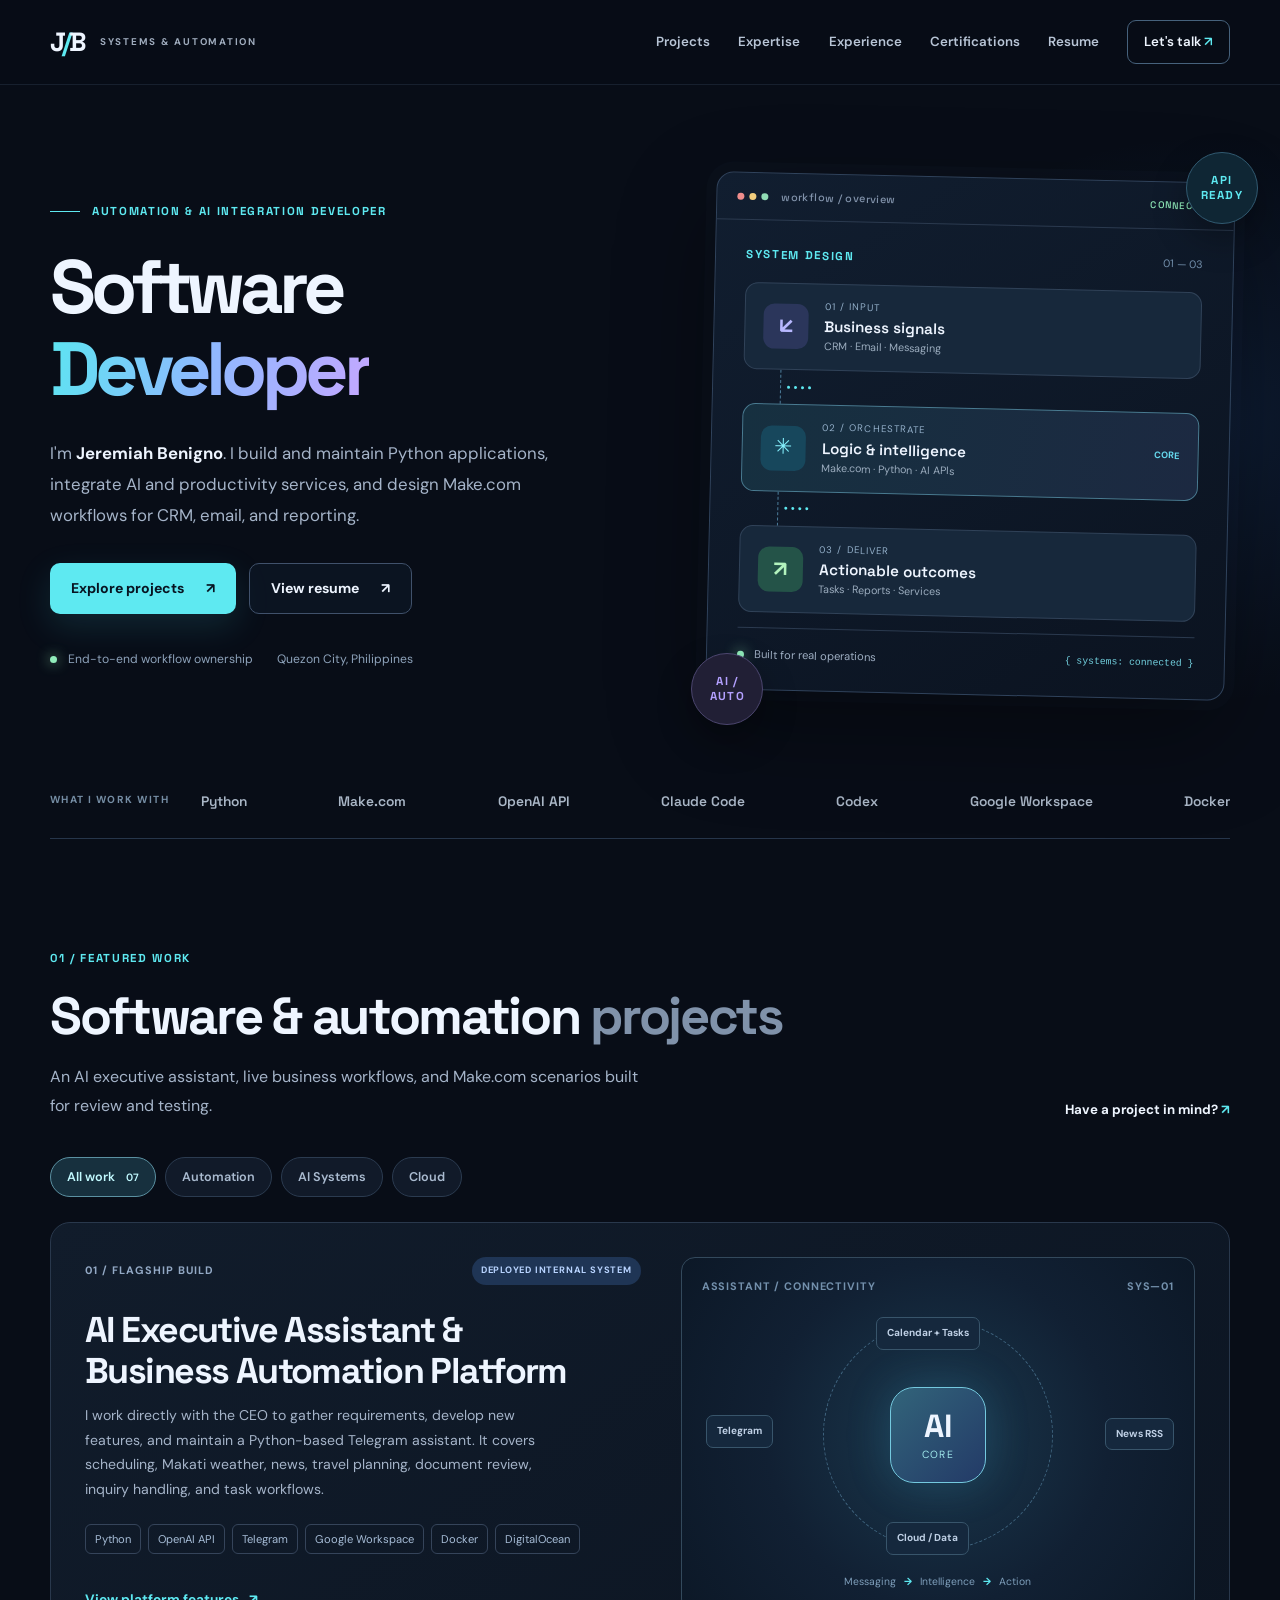
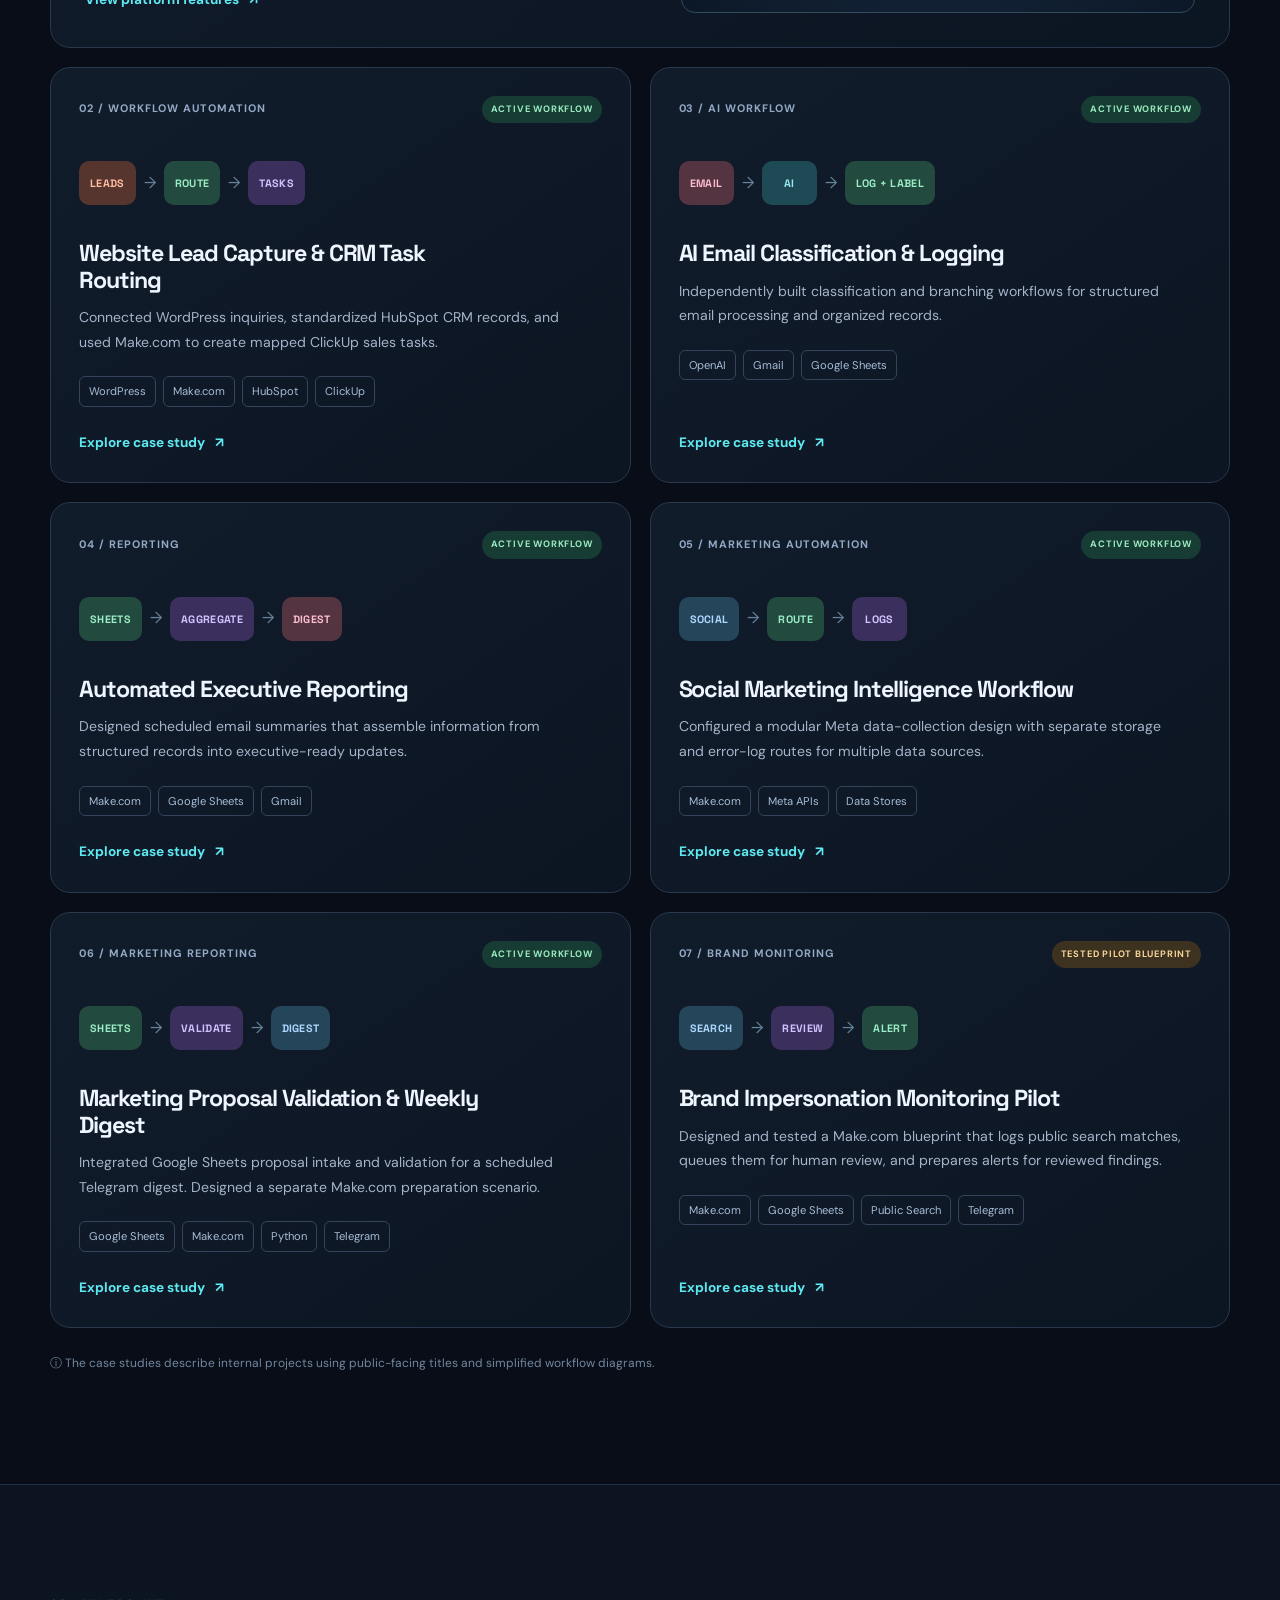
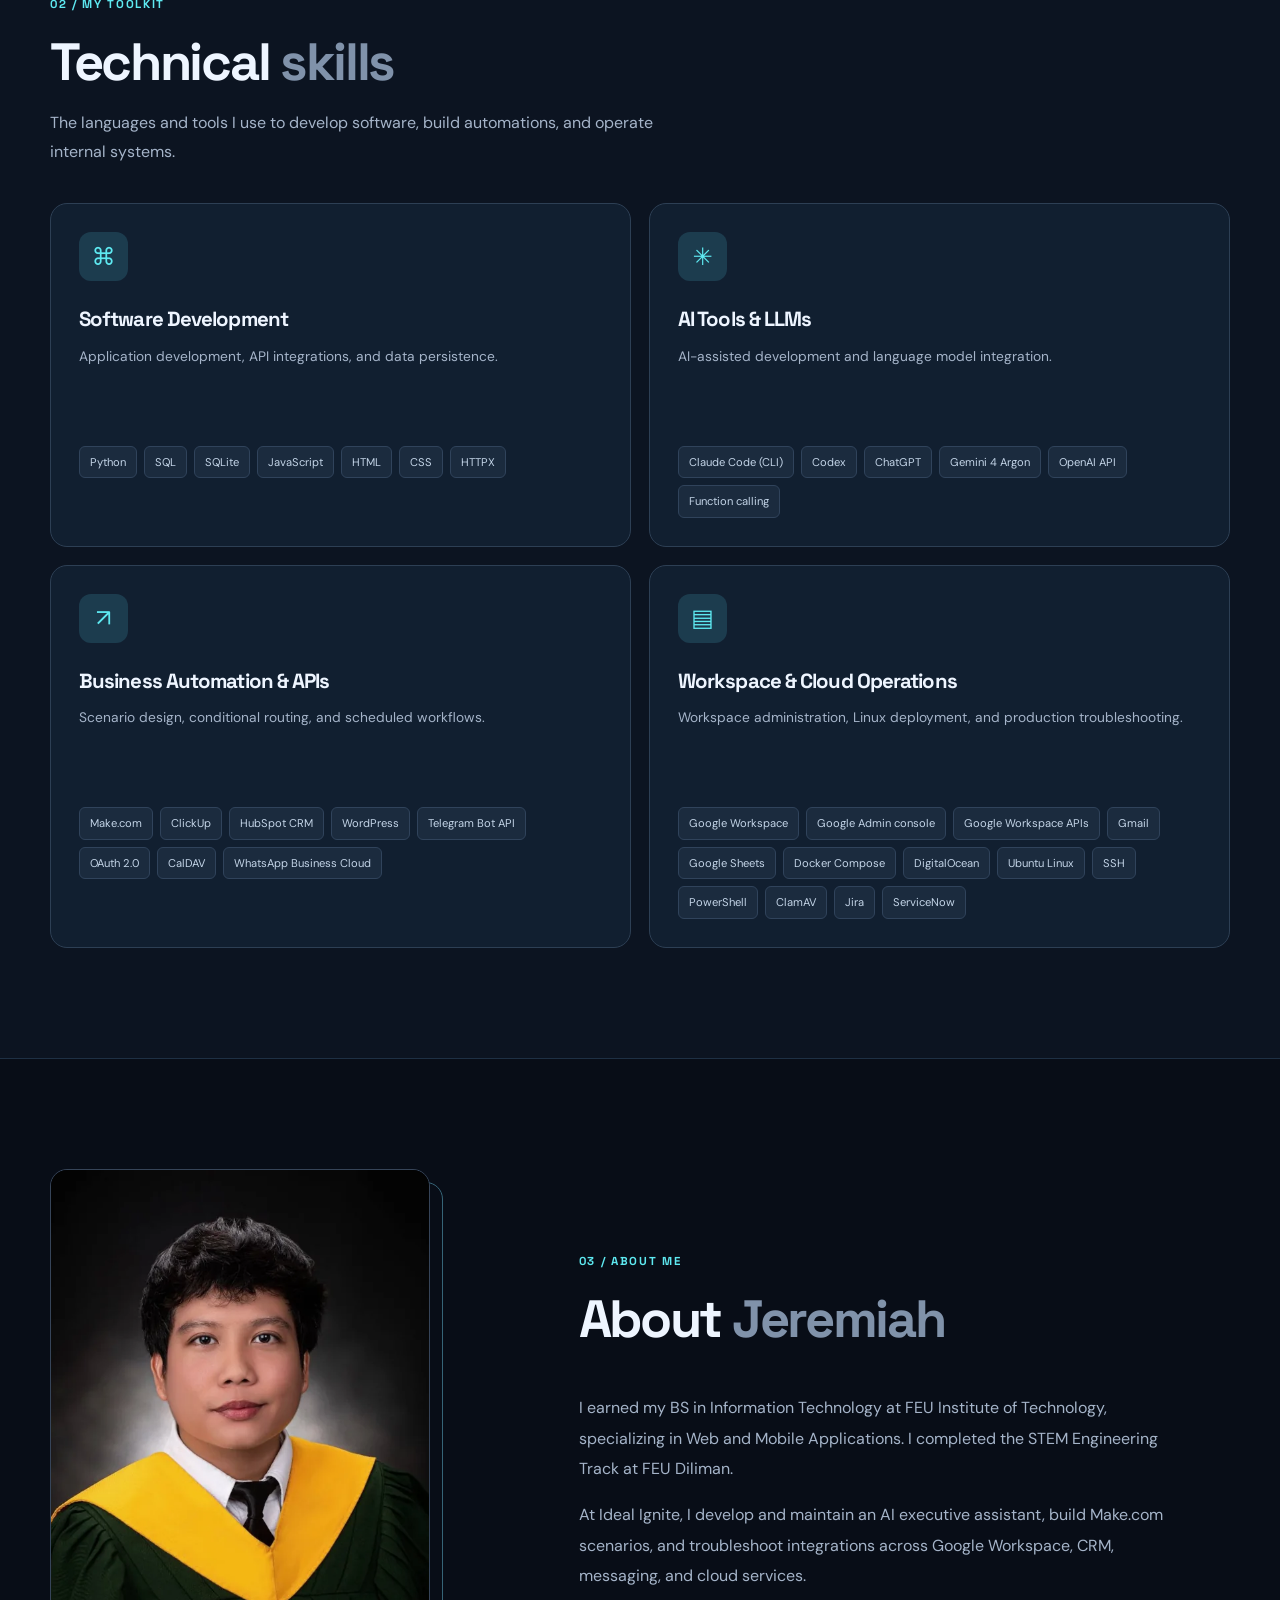
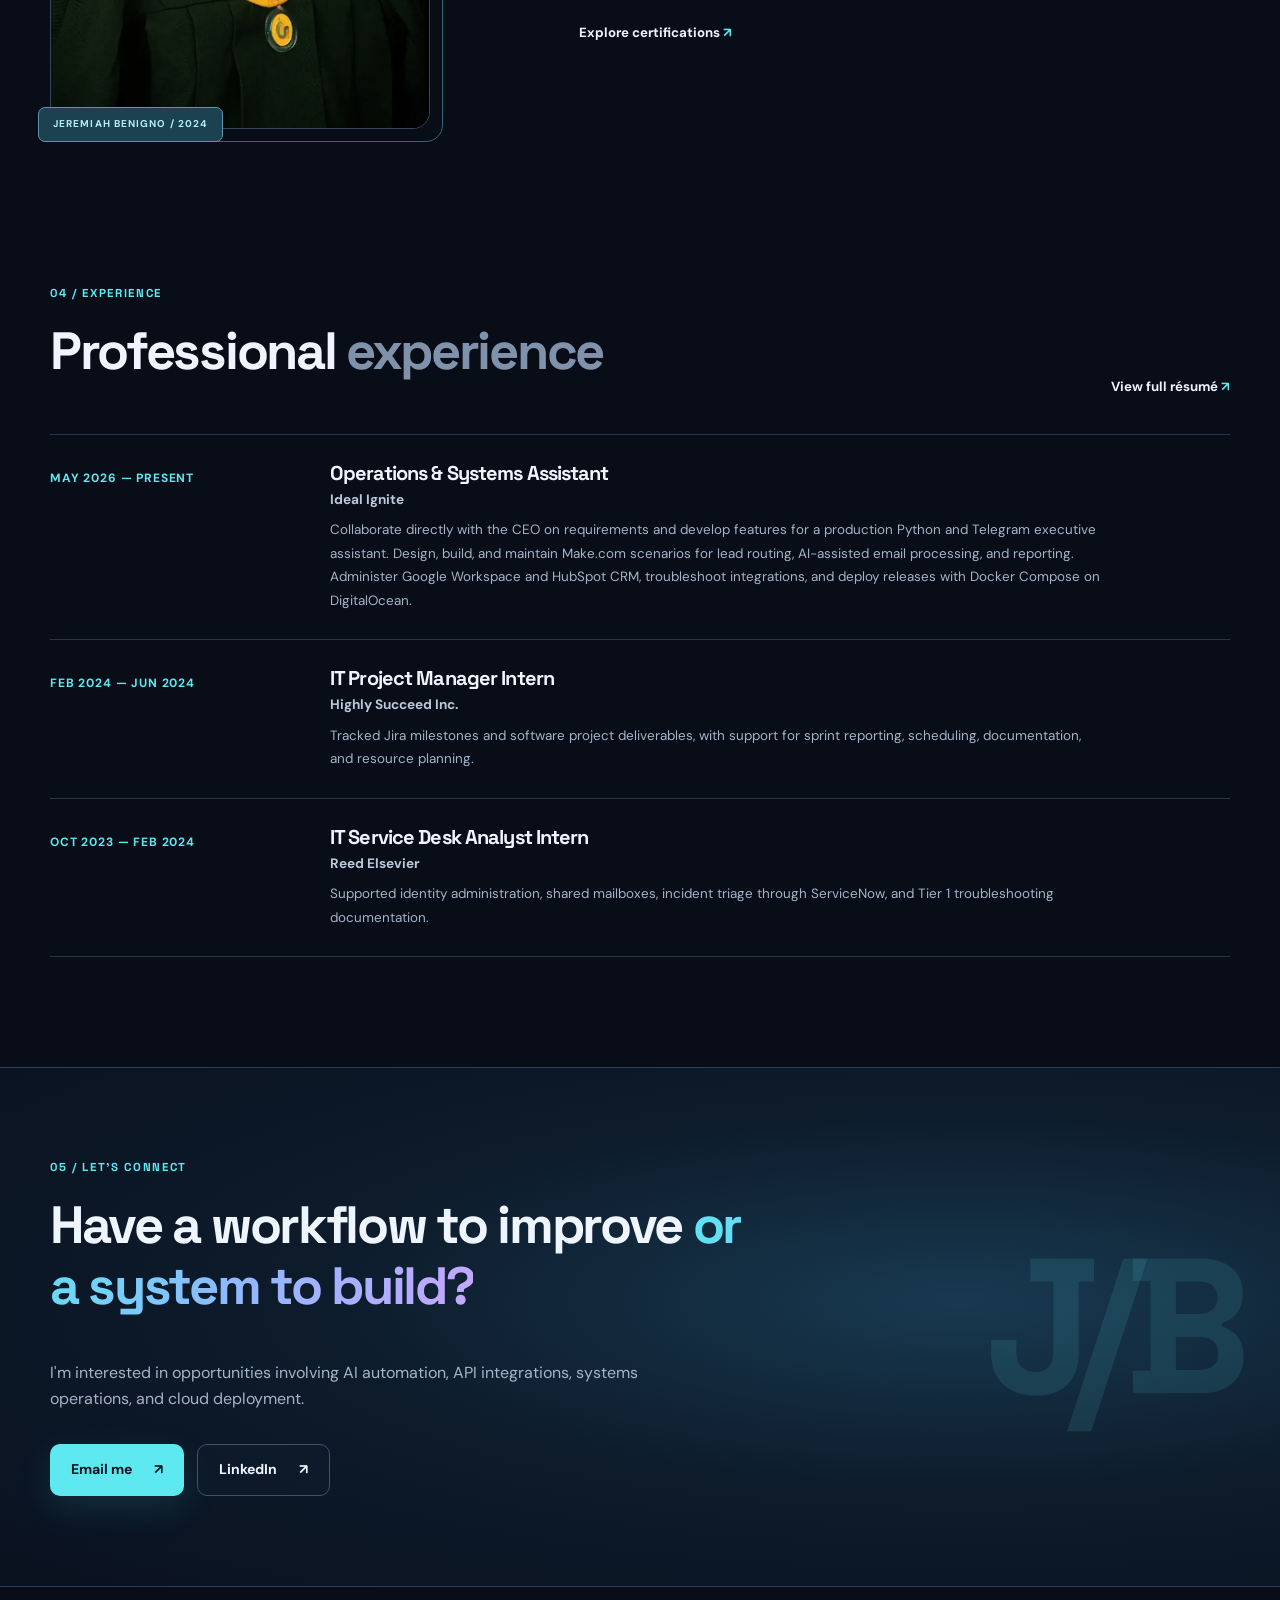
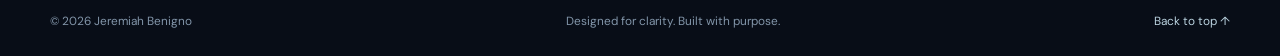
<file: index.html>
<!doctype html>
<html lang="en">
<head>
  <meta charset="utf-8">
  <meta name="viewport" content="width=device-width, initial-scale=1">
  <meta name="theme-color" content="#080d17">
  <meta name="description" content="Jeremiah Benigno is a Software Developer and Automation &amp; AI Integration Developer. Explore his Python and Telegram projects, Make.com workflows, and Google Workspace integrations.">
  <title>Jeremiah Benigno | Software Developer &amp; AI Integration</title>
  <link rel="icon" type="image/svg+xml" href="assets/favicon.svg">
  <link rel="stylesheet" href="styles.css">
  <script src="app.js" defer></script>
</head>
<body>
  <a class="skip-link" href="#main">Skip to content</a>
  <div class="site-shell">
    <header class="site-header" id="top">
      <div class="container nav-inner">
        <a class="wordmark" href="index.html" aria-label="Jeremiah Benigno home"><span class="wordmark-monogram">J<span>/</span>B</span><span class="wordmark-label">SYSTEMS &amp; AUTOMATION</span></a>
        <button class="menu-toggle" type="button" aria-controls="site-nav" aria-expanded="false" aria-label="Toggle navigation"><span></span><span></span><span></span></button>
        <nav class="site-nav" id="site-nav" aria-label="Primary navigation">
          <a href="#work">Projects</a><a href="#expertise">Expertise</a><a href="#experience">Experience</a><a href="certificates.html">Certifications</a><a href="resume.html">Resume</a>
          <a class="nav-contact" href="mailto:benignojeremiah@gmail.com">Let's talk <span aria-hidden="true">↗</span></a>
        </nav>
      </div>
    </header>

    <main id="main">
      <section class="hero container" aria-labelledby="hero-title">
        <div class="hero-glow" aria-hidden="true"></div>
        <div class="hero-copy">
          <p class="eyebrow"><span class="eyebrow-line"></span> AUTOMATION &amp; AI INTEGRATION DEVELOPER</p>
          <h1 id="hero-title">Software <span class="gradient-text">Developer</span></h1>
          <p class="hero-lead">I'm <strong>Jeremiah Benigno</strong>. I build and maintain Python applications, integrate AI and productivity services, and design Make.com workflows for CRM, email, and reporting.</p>
          <div class="hero-actions">
            <a class="button button-primary" href="#work">Explore projects <span aria-hidden="true">↗</span></a>
            <a class="button button-outline" href="resume.html">View resume <span aria-hidden="true">↗</span></a>
          </div>
          <div class="hero-footnotes"><span><span class="tiny-pulse"></span> End-to-end workflow ownership</span><span>Quezon City, Philippines</span></div>
        </div>
        <div class="hero-visual" aria-label="Abstract illustration of an automated workflow, connecting input, processing, and delivery">
          <div class="hero-dashboard">
            <div class="terminal-head"><span class="terminal-dots" aria-hidden="true"><i></i><i></i><i></i></span><span>workflow / overview</span><span class="terminal-state">CONNECTED</span></div>
            <div class="terminal-body">
              <div class="workflow-title"><span class="micro-label">SYSTEM DESIGN</span><span class="workflow-version">01 — 03</span></div>
              <div class="visual-pipeline">
                <div class="pipeline-step"><span class="pipeline-icon input-icon">↙</span><span class="pipeline-copy"><small>01 / INPUT</small><strong>Business signals</strong><em>CRM · Email · Messaging</em></span></div>
                <div class="pipeline-rail"><span></span><span></span><span></span><span></span></div>
                <div class="pipeline-step highlighted"><span class="pipeline-icon core-icon">✳</span><span class="pipeline-copy"><small>02 / ORCHESTRATE</small><strong>Logic &amp; intelligence</strong><em>Make.com · Python · AI APIs</em></span><span class="step-tag">CORE</span></div>
                <div class="pipeline-rail"><span></span><span></span><span></span><span></span></div>
                <div class="pipeline-step"><span class="pipeline-icon output-icon">↗</span><span class="pipeline-copy"><small>03 / DELIVER</small><strong>Actionable outcomes</strong><em>Tasks · Reports · Services</em></span></div>
              </div>
              <div class="terminal-footer"><span class="status-dot"></span><span>Built for real operations</span><span class="terminal-prompt">{ systems: connected }</span></div>
            </div>
          </div>
          <div class="orbit-stamp orbit-stamp-top">API<br>READY</div><div class="orbit-stamp orbit-stamp-bottom">AI /<br>AUTO</div>
        </div>
      </section>

      <div class="trust-strip container" aria-label="Technical focus areas">
        <span>WHAT I WORK WITH</span><div class="trust-items"><span>Python</span><span>Make.com</span><span>OpenAI API</span><span>Claude Code</span><span>Codex</span><span>Google Workspace</span><span>Docker</span></div>
      </div>

      <section class="section section-projects container" id="work" aria-labelledby="projects-title">
        <div class="section-heading"><div><p class="section-kicker">01 / FEATURED WORK</p><h2 id="projects-title">Software &amp; automation <span class="muted-heading">projects</span></h2><p class="section-intro">An AI executive assistant, live business workflows, and Make.com scenarios built for review and testing.</p></div><a class="text-link" href="#contact">Have a project in mind? <span aria-hidden="true">↗</span></a></div>
        <div class="project-filters" role="group" aria-label="Filter projects"><button type="button" class="filter-chip is-active" data-filter="all" aria-pressed="true">All work <span>07</span></button><button type="button" class="filter-chip" data-filter="automation" aria-pressed="false">Automation</button><button type="button" class="filter-chip" data-filter="ai" aria-pressed="false">AI Systems</button><button type="button" class="filter-chip" data-filter="cloud" aria-pressed="false">Cloud</button></div>
        <div class="project-grid">
          <article class="project-card project-featured" data-category="ai cloud automation">
            <div class="card-copy"><div class="card-topline"><span class="card-number">01 / FLAGSHIP BUILD</span><span class="status-badge status-blue">DEPLOYED INTERNAL SYSTEM</span></div><h3>AI Executive Assistant &amp; Business Automation Platform</h3><p>I work directly with the CEO to gather requirements, develop new features, and maintain a Python-based Telegram assistant. It covers scheduling, Makati weather, news, travel planning, document review, inquiry handling, and task workflows.</p><div class="tag-row"><span>Python</span><span>OpenAI API</span><span>Telegram</span><span>Google Workspace</span><span>Docker</span><span>DigitalOcean</span></div><a class="case-link" href="project.html?id=executive-assistant">View platform features <span aria-hidden="true">↗</span></a></div>
            <div class="feature-diagram" aria-hidden="true"><div class="diagram-heading"><span>ASSISTANT / CONNECTIVITY</span><span>SYS—01</span></div><div class="diagram-center"><div class="diagram-hub"><span>AI</span><small>CORE</small></div><div class="diagram-satellite ds-left">Telegram</div><div class="diagram-satellite ds-top">Calendar + Tasks</div><div class="diagram-satellite ds-right">News RSS</div><div class="diagram-satellite ds-bottom">Cloud / Data</div><div class="diagram-ring"></div></div><p>Messaging <b>→</b> Intelligence <b>→</b> Action</p></div>
          </article>
          <article class="project-card" data-category="automation"><div class="card-topline"><span class="card-number">02 / WORKFLOW AUTOMATION</span><span class="status-badge status-green">ACTIVE WORKFLOW</span></div><div class="mini-flow" aria-label="Website and CRM lead intake to task management"><span class="flow-node orange">LEADS</span><span class="flow-arrow">→</span><span class="flow-node green">ROUTE</span><span class="flow-arrow">→</span><span class="flow-node purple">TASKS</span></div><h3>Website Lead Capture &amp; CRM Task Routing</h3><p>Connected WordPress inquiries, standardized HubSpot CRM records, and used Make.com to create mapped ClickUp sales tasks.</p><div class="tag-row"><span>WordPress</span><span>Make.com</span><span>HubSpot</span><span>ClickUp</span></div><a class="case-link" href="project.html?id=crm-task-routing">Explore case study <span aria-hidden="true">↗</span></a></article>
          <article class="project-card" data-category="automation ai"><div class="card-topline"><span class="card-number">03 / AI WORKFLOW</span><span class="status-badge status-green">ACTIVE WORKFLOW</span></div><div class="mini-flow"><span class="flow-node coral">EMAIL</span><span class="flow-arrow">→</span><span class="flow-node teal">AI</span><span class="flow-arrow">→</span><span class="flow-node green">LOG + LABEL</span></div><h3>AI Email Classification &amp; Logging</h3><p>Independently built classification and branching workflows for structured email processing and organized records.</p><div class="tag-row"><span>OpenAI</span><span>Gmail</span><span>Google Sheets</span></div><a class="case-link" href="project.html?id=email-intelligence">Explore case study <span aria-hidden="true">↗</span></a></article>
          <article class="project-card" data-category="automation"><div class="card-topline"><span class="card-number">04 / REPORTING</span><span class="status-badge status-green">ACTIVE WORKFLOW</span></div><div class="mini-flow"><span class="flow-node green">SHEETS</span><span class="flow-arrow">→</span><span class="flow-node purple">AGGREGATE</span><span class="flow-arrow">→</span><span class="flow-node coral">DIGEST</span></div><h3>Automated Executive Reporting</h3><p>Designed scheduled email summaries that assemble information from structured records into executive-ready updates.</p><div class="tag-row"><span>Make.com</span><span>Google Sheets</span><span>Gmail</span></div><a class="case-link" href="project.html?id=executive-reporting">Explore case study <span aria-hidden="true">↗</span></a></article>
          <article class="project-card" data-category="automation ai"><div class="card-topline"><span class="card-number">05 / MARKETING AUTOMATION</span><span class="status-badge status-green">ACTIVE WORKFLOW</span></div><div class="mini-flow"><span class="flow-node sky">SOCIAL</span><span class="flow-arrow">→</span><span class="flow-node green">ROUTE</span><span class="flow-arrow">→</span><span class="flow-node purple">LOGS</span></div><h3>Social Marketing Intelligence Workflow</h3><p>Configured a modular Meta data-collection design with separate storage and error-log routes for multiple data sources.</p><div class="tag-row"><span>Make.com</span><span>Meta APIs</span><span>Data Stores</span></div><a class="case-link" href="project.html?id=marketing-intelligence">Explore case study <span aria-hidden="true">↗</span></a></article>
          <article class="project-card" data-category="automation"><div class="card-topline"><span class="card-number">06 / MARKETING REPORTING</span><span class="status-badge status-green">ACTIVE WORKFLOW</span></div><div class="mini-flow"><span class="flow-node green">SHEETS</span><span class="flow-arrow">→</span><span class="flow-node purple">VALIDATE</span><span class="flow-arrow">→</span><span class="flow-node sky">DIGEST</span></div><h3>Marketing Proposal Validation &amp; Weekly Digest</h3><p>Integrated Google Sheets proposal intake and validation for a scheduled Telegram digest. Designed a separate Make.com preparation scenario.</p><div class="tag-row"><span>Google Sheets</span><span>Make.com</span><span>Python</span><span>Telegram</span></div><a class="case-link" href="project.html?id=marketing-digest">Explore case study <span aria-hidden="true">↗</span></a></article>
          <article class="project-card" data-category="automation"><div class="card-topline"><span class="card-number">07 / BRAND MONITORING</span><span class="status-badge status-amber">TESTED PILOT BLUEPRINT</span></div><div class="mini-flow"><span class="flow-node sky">SEARCH</span><span class="flow-arrow">→</span><span class="flow-node purple">REVIEW</span><span class="flow-arrow">→</span><span class="flow-node green">ALERT</span></div><h3>Brand Impersonation Monitoring Pilot</h3><p>Designed and tested a Make.com blueprint that logs public search matches, queues them for human review, and prepares alerts for reviewed findings.</p><div class="tag-row"><span>Make.com</span><span>Google Sheets</span><span>Public Search</span><span>Telegram</span></div><a class="case-link" href="project.html?id=brand-monitoring">Explore case study <span aria-hidden="true">↗</span></a></article>
        </div>
        <p class="section-note"><span aria-hidden="true">ⓘ</span> The case studies describe internal projects using public-facing titles and simplified workflow diagrams.</p>
      </section>

      <section class="section expertise-section" id="expertise" aria-labelledby="expertise-title">
        <div class="container">
          <div class="section-heading"><div><p class="section-kicker">02 / MY TOOLKIT</p><h2 id="expertise-title">Technical <span class="muted-heading">skills</span></h2><p class="section-intro">The languages and tools I use to develop software, build automations, and operate internal systems.</p></div></div>
          <div class="expertise-grid">
            <div class="expertise-card"><span class="expertise-icon" aria-hidden="true">⌘</span><h3>Software Development</h3><p>Application development, API integrations, and data persistence.</p><div class="skill-cloud"><span>Python</span><span>SQL</span><span>SQLite</span><span>JavaScript</span><span>HTML</span><span>CSS</span><span>HTTPX</span></div></div>
            <div class="expertise-card"><span class="expertise-icon" aria-hidden="true">✳</span><h3>AI Tools &amp; LLMs</h3><p>AI-assisted development and language model integration.</p><div class="skill-cloud"><span>Claude Code (CLI)</span><span>Codex</span><span>ChatGPT</span><span>Gemini 4 Argon</span><span>OpenAI API</span><span>Function calling</span></div></div>
            <div class="expertise-card"><span class="expertise-icon" aria-hidden="true">↗</span><h3>Business Automation &amp; APIs</h3><p>Scenario design, conditional routing, and scheduled workflows.</p><div class="skill-cloud"><span>Make.com</span><span>ClickUp</span><span>HubSpot CRM</span><span>WordPress</span><span>Telegram Bot API</span><span>OAuth 2.0</span><span>CalDAV</span><span>WhatsApp Business Cloud</span></div></div>
            <div class="expertise-card"><span class="expertise-icon" aria-hidden="true">▤</span><h3>Workspace &amp; Cloud Operations</h3><p>Workspace administration, Linux deployment, and production troubleshooting.</p><div class="skill-cloud"><span>Google Workspace</span><span>Google Admin console</span><span>Google Workspace APIs</span><span>Gmail</span><span>Google Sheets</span><span>Docker Compose</span><span>DigitalOcean</span><span>Ubuntu Linux</span><span>SSH</span><span>PowerShell</span><span>ClamAV</span><span>Jira</span><span>ServiceNow</span></div></div>
          </div>
        </div>
      </section>

      <section class="section about-section container" id="about" aria-labelledby="about-title"><div class="about-photo-wrap"><img src="assets/portrait.webp" alt="Graduation portrait of Jeremiah Benigno" width="460" height="560" loading="lazy"><div class="photo-corner-mark" aria-hidden="true">JEREMIAH BENIGNO / 2024</div></div><div class="about-copy"><p class="section-kicker">03 / ABOUT ME</p><h2 id="about-title">About <span class="muted-heading">Jeremiah</span></h2><p>I earned my BS in Information Technology at FEU Institute of Technology, specializing in Web and Mobile Applications. I completed the STEM Engineering Track at FEU Diliman.</p><p>At Ideal Ignite, I develop and maintain an AI executive assistant, build Make.com scenarios, and troubleshoot integrations across Google Workspace, CRM, messaging, and cloud services.</p><a class="text-link" href="certificates.html">Explore certifications <span aria-hidden="true">↗</span></a></div></section>

      <section class="section experience-section container" id="experience" aria-labelledby="experience-title"><div class="section-heading"><div><p class="section-kicker">04 / EXPERIENCE</p><h2 id="experience-title">Professional <span class="muted-heading">experience</span></h2></div><a class="text-link" href="resume.html">View full résumé <span aria-hidden="true">↗</span></a></div><div class="timeline"><article class="timeline-item"><span class="timeline-date">MAY 2026 — PRESENT</span><div><h3>Operations &amp; Systems Assistant</h3><p class="timeline-company">Ideal Ignite</p><p>Collaborate directly with the CEO on requirements and develop features for a production Python and Telegram executive assistant. Design, build, and maintain Make.com scenarios for lead routing, AI-assisted email processing, and reporting. Administer Google Workspace and HubSpot CRM, troubleshoot integrations, and deploy releases with Docker Compose on DigitalOcean.</p></div></article><article class="timeline-item"><span class="timeline-date">FEB 2024 — JUN 2024</span><div><h3>IT Project Manager Intern</h3><p class="timeline-company">Highly Succeed Inc.</p><p>Tracked Jira milestones and software project deliverables, with support for sprint reporting, scheduling, documentation, and resource planning.</p></div></article><article class="timeline-item"><span class="timeline-date">OCT 2023 — FEB 2024</span><div><h3>IT Service Desk Analyst Intern</h3><p class="timeline-company">Reed Elsevier</p><p>Supported identity administration, shared mailboxes, incident triage through ServiceNow, and Tier 1 troubleshooting documentation.</p></div></article></div></section>

      <section class="section contact-section" id="contact"><div class="container contact-inner"><div><p class="section-kicker">05 / LET'S CONNECT</p><h2>Have a workflow to improve <span class="gradient-text">or a system to build?</span></h2><p>I'm interested in opportunities involving AI automation, API integrations, systems operations, and cloud deployment.</p><div class="contact-actions"><a class="button button-primary" href="mailto:benignojeremiah@gmail.com?subject=Let's%20connect%20about%20an%20opportunity">Email me <span aria-hidden="true">↗</span></a><a class="button button-outline" href="https://www.linkedin.com/in/jeremiah-benigno-94359a323/" target="_blank" rel="noopener noreferrer">LinkedIn <span aria-hidden="true">↗</span></a></div></div><span class="contact-mark" aria-hidden="true">J/B</span></div></section>
    </main>
    <footer class="site-footer"><div class="container footer-inner"><span>© <span data-year>2026</span> Jeremiah Benigno</span><span>Designed for clarity. Built with purpose.</span><a href="#top">Back to top ↑</a></div></footer>
  </div>
</body>
</html>
</file>
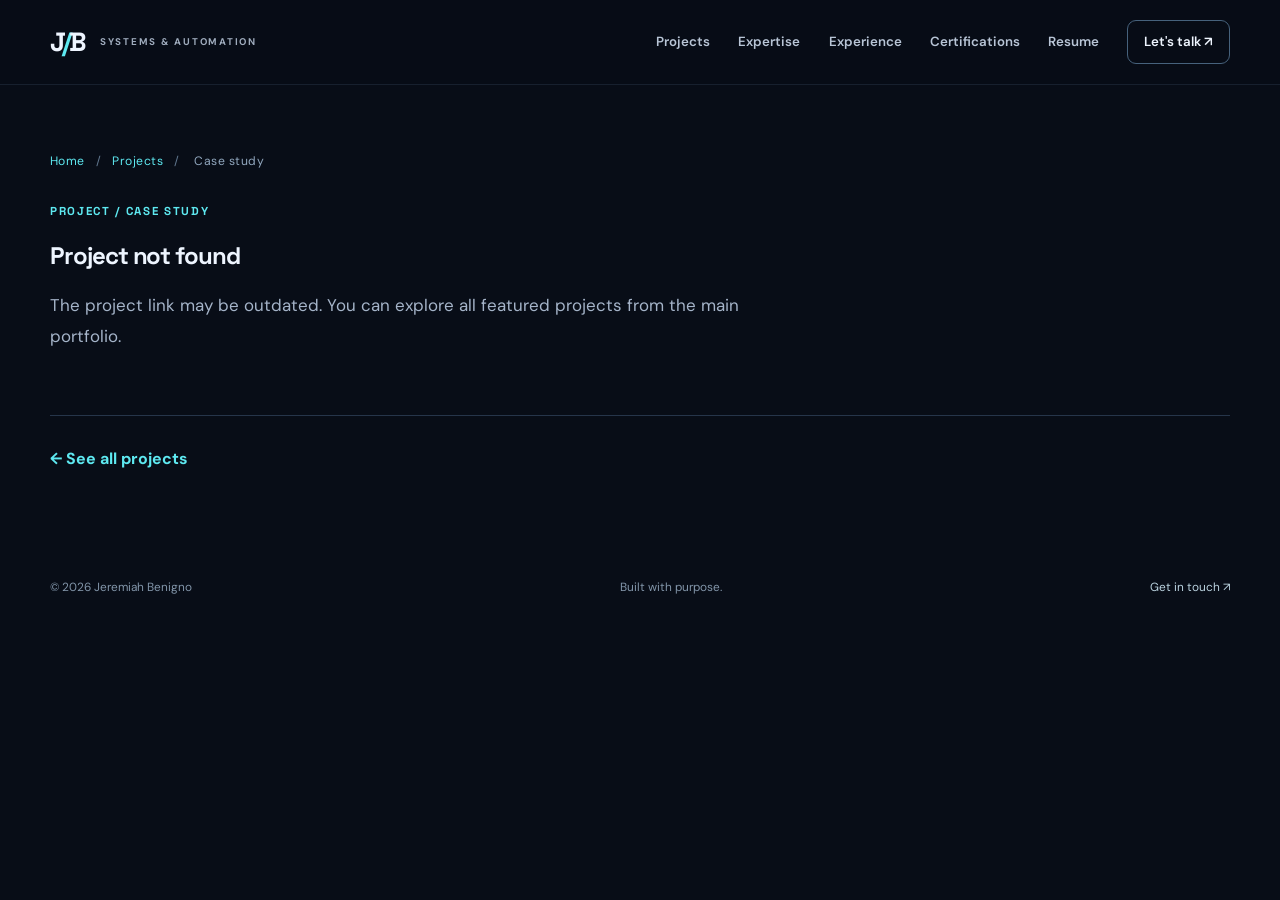
<file: project.html>
<!doctype html><html lang="en"><head><meta charset="utf-8"><meta name="viewport" content="width=device-width, initial-scale=1"><meta name="theme-color" content="#080d17"><meta name="description" content="Detailed technical project case study from the portfolio of Jeremiah Benigno."><title>Project Case Study | Jeremiah Benigno</title><link rel="icon" href="assets/favicon.svg" type="image/svg+xml"><link rel="stylesheet" href="styles.css"><script src="case-studies.js" defer></script><script src="app.js" defer></script></head><body><a class="skip-link" href="#main">Skip to content</a><header class="site-header"><div class="container nav-inner"><a class="wordmark" href="index.html" aria-label="Jeremiah Benigno home"><span class="wordmark-monogram">J<span>/</span>B</span><span class="wordmark-label">SYSTEMS &amp; AUTOMATION</span></a><button class="menu-toggle" type="button" aria-controls="site-nav" aria-expanded="false" aria-label="Toggle navigation"><span></span><span></span><span></span></button><nav class="site-nav" id="site-nav" aria-label="Primary navigation"><a href="index.html#work">Projects</a><a href="index.html#expertise">Expertise</a><a href="index.html#experience">Experience</a><a href="certificates.html">Certifications</a><a href="resume.html">Resume</a><a class="nav-contact" href="mailto:benignojeremiah@gmail.com">Let's talk ↗</a></nav></div></header>
<main class="container" id="main"><section class="detail-head"><nav class="breadcrumb" aria-label="Breadcrumb"><a href="index.html">Home</a><span>/</span><a href="index.html#work">Projects</a><span>/</span> Case study</nav><p class="section-kicker" id="case-eyebrow">PROJECT / CASE STUDY</p><h1 id="case-title">Project case study</h1><p class="detail-subtitle" id="case-summary"></p><div class="tag-row detail-tags" id="case-tags"></div></section><div class="case-layout"><article class="case-main"><h2>The challenge</h2><p id="case-challenge"></p><h2>My role &amp; ownership</h2><p id="case-role"></p><h2>Technical approach</h2><p id="case-approach"></p><div class="case-pipeline" id="case-pipeline" aria-label="Simplified workflow architecture"></div><h2>What I worked on</h2><ul id="case-bullets"></ul><section id="case-features" aria-labelledby="case-features-title" hidden><h2 id="case-features-title">Platform features</h2><div class="case-feature-groups" id="case-feature-groups"></div></section><h2>Outcome and current status</h2><p id="case-outcome"></p><div class="case-callout" id="case-note"></div></article><aside class="case-rail" aria-label="Project overview"><p class="rail-label">PROJECT TYPE</p><p class="rail-value" id="rail-type"></p><p class="rail-label">MY RESPONSIBILITY</p><p class="rail-value" id="rail-role"></p><p class="rail-label">CURRENT STATUS</p><p class="rail-value" id="rail-status"></p><p class="rail-label">TOOLS &amp; TECHNOLOGIES</p><div class="tag-row" id="rail-tags"></div><a class="button button-outline" href="index.html#work">← Back to projects</a></aside></div><div class="case-nav"><a href="index.html#work">← See all projects</a></div></main><footer class="site-footer"><div class="container footer-inner"><span>© <span data-year>2026</span> Jeremiah Benigno</span><span>Built with purpose.</span><a href="index.html#contact">Get in touch ↗</a></div></footer></body></html>
</file>
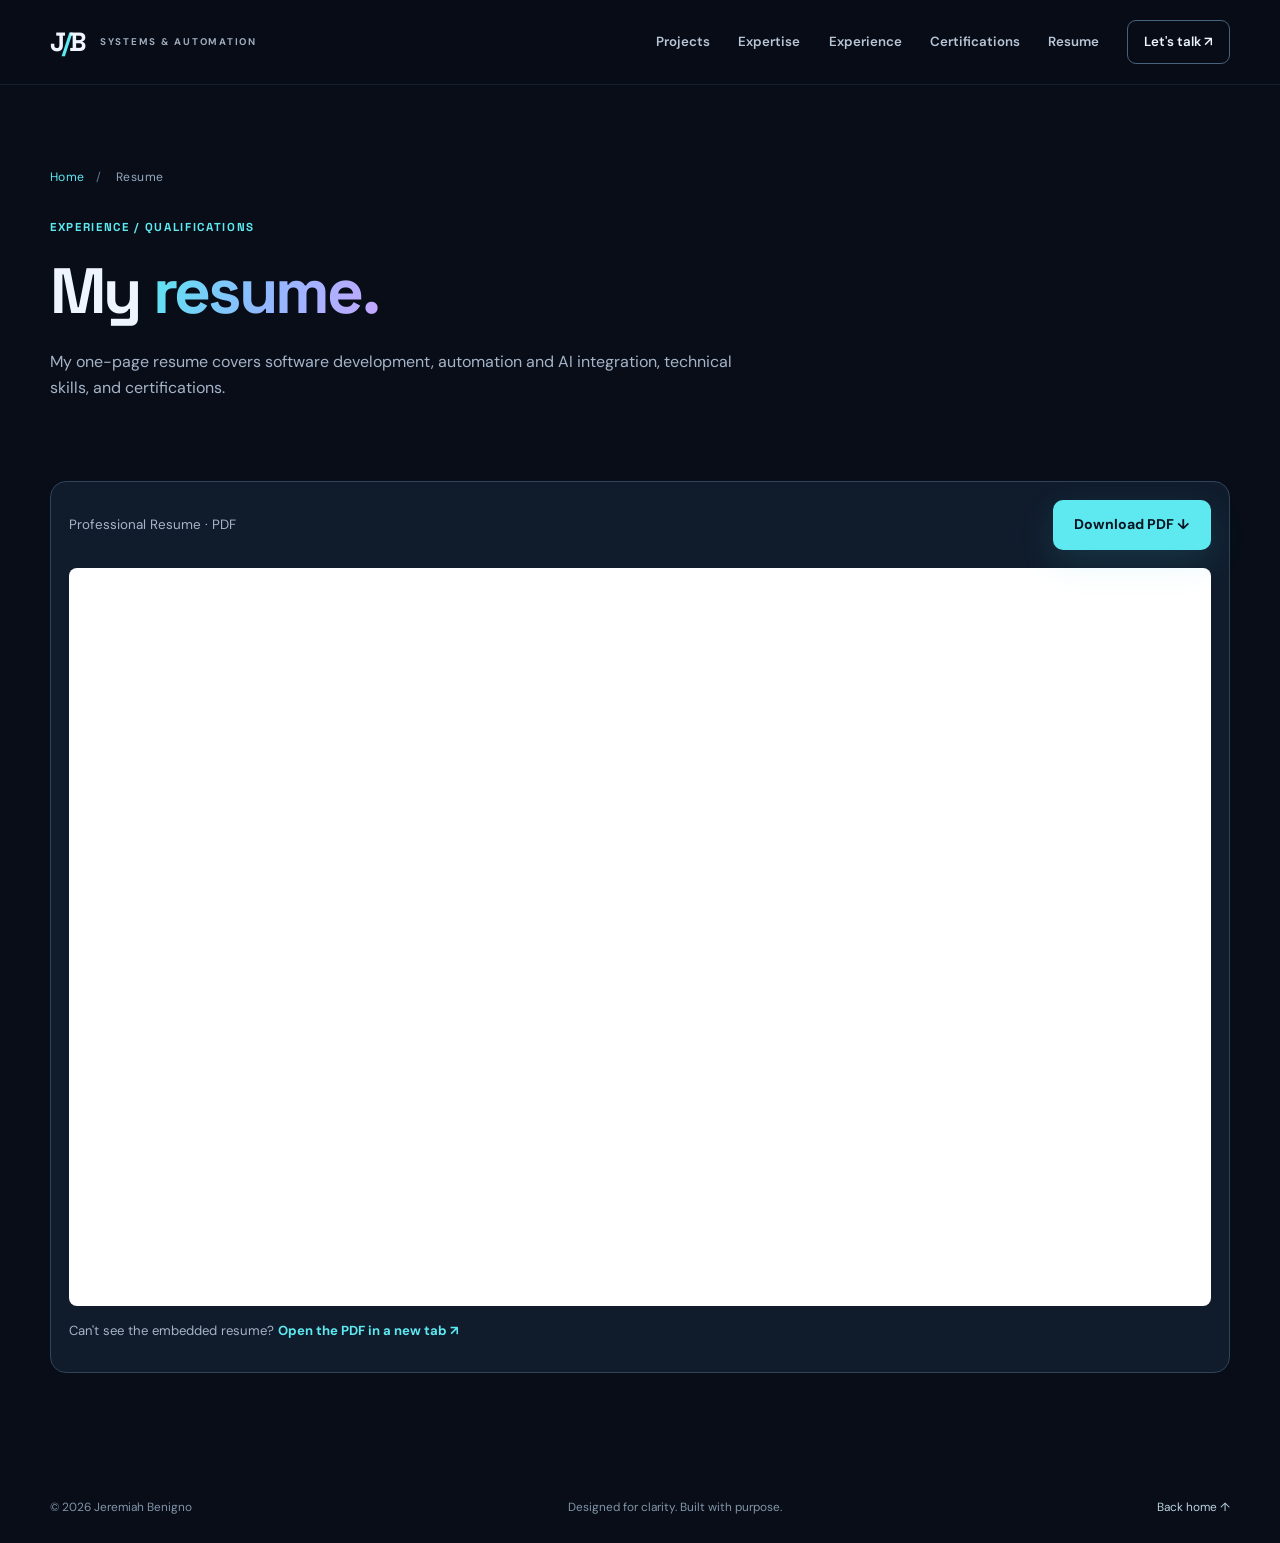
<file: resume.html>
<!doctype html><html lang="en"><head><meta charset="utf-8"><meta name="viewport" content="width=device-width, initial-scale=1"><meta name="theme-color" content="#080d17"><title>Resume | Jeremiah Benigno</title><meta name="description" content="View and download Jeremiah Benigno's professional resume covering AI systems, automation, and cloud deployment."><link rel="icon" type="image/svg+xml" href="assets/favicon.svg"><link rel="stylesheet" href="styles.css"><script src="app.js" defer></script></head><body><a class="skip-link" href="#main">Skip to content</a><header class="site-header"><div class="container nav-inner"><a class="wordmark" href="index.html"><span class="wordmark-monogram">J<span>/</span>B</span><span class="wordmark-label">SYSTEMS &amp; AUTOMATION</span></a><button class="menu-toggle" type="button" aria-controls="site-nav" aria-expanded="false" aria-label="Toggle navigation"><span></span><span></span><span></span></button><nav class="site-nav" id="site-nav" aria-label="Primary navigation"><a href="index.html#work">Projects</a><a href="index.html#expertise">Expertise</a><a href="index.html#experience">Experience</a><a href="certificates.html">Certifications</a><a href="resume.html" aria-current="page">Resume</a><a class="nav-contact" href="mailto:benignojeremiah@gmail.com">Let's talk ↗</a></nav></div></header><main id="main" class="container"><div class="page-hero"><nav class="breadcrumb" aria-label="Breadcrumb"><a href="index.html">Home</a><span>/</span> Resume</nav><p class="section-kicker">EXPERIENCE / QUALIFICATIONS</p><h1>My <span class="gradient-text">resume.</span></h1><p>My one-page resume covers software development, automation and AI integration, technical skills, and certifications.</p></div><div class="resume-panel"><div class="resume-toolbar"><p>Professional Resume · PDF</p><a class="button button-primary" href="assets/Jeremiah_Benigno_Resume.PDF" download="Jeremiah_Benigno_Resume.pdf">Download PDF ↓</a></div><iframe title="Jeremiah Benigno professional resume PDF" src="assets/Jeremiah_Benigno_Resume.PDF#toolbar=0"></iframe><p class="resume-fallback">Can't see the embedded resume? <a class="inline-em" href="assets/Jeremiah_Benigno_Resume.PDF" target="_blank" rel="noopener">Open the PDF in a new tab ↗</a></p></div></main><footer class="site-footer"><div class="container footer-inner"><span>© <span data-year>2026</span> Jeremiah Benigno</span><span>Designed for clarity. Built with purpose.</span><a href="index.html">Back home ↑</a></div></footer></body></html>
</file>
<file: styles.css>
@import url('https://fonts.googleapis.com/css2?family=DM+Sans:wght@400;500;600;700&family=Space+Grotesk:wght@400;500;600;700&display=swap');
:root{color-scheme:dark;--bg:#080d17;--bg2:#0e1523;--panel:#101b2b;--panel2:#142235;--ink:#eef5ff;--muted:#a5b4c9;--faint:#7c8da6;--line:#26354a;--cyan:#5ee9f1;--blue:#769dff;--purple:#b8a0ff;--green:#91edbb;--amber:#f7d08b;--max:1180px;--radius:20px}*{box-sizing:border-box}html{scroll-behavior:smooth;scroll-padding-top:100px}body{margin:0;background:var(--bg);color:var(--ink);font-family:'DM Sans',Inter,system-ui,sans-serif;line-height:1.65;-webkit-font-smoothing:antialiased}a{color:inherit;text-decoration:none}button{font:inherit}a:focus-visible,button:focus-visible,[tabindex]:focus-visible{outline:3px solid var(--cyan);outline-offset:4px}button{cursor:pointer}img{max-width:100%;display:block}h1,h2,h3,h4,p{margin-top:0}h1,h2,h3{font-family:'Space Grotesk','DM Sans',sans-serif;letter-spacing:-.044em;line-height:1.15}h2{font-size:clamp(2rem,4.1vw,3.65rem);max-width:820px}h3{font-size:1.45rem}p{color:var(--muted)}.container{width:min(calc(100% - 48px),var(--max));margin-inline:auto}.skip-link{position:absolute;z-index:99;background:var(--cyan);color:#05121e;padding:12px 20px;top:-70px;left:20px}.skip-link:focus{top:12px}.site-shell{overflow:hidden}.site-header{position:sticky;top:0;z-index:100;background:rgba(8,13,23,.89);backdrop-filter:blur(18px);border-bottom:1px solid rgba(140,175,213,.12)}.nav-inner{height:84px;display:flex;align-items:center;justify-content:space-between;gap:24px}.wordmark{display:inline-flex;align-items:center;gap:15px;white-space:nowrap}.wordmark-monogram{font:700 1.65rem 'Space Grotesk',sans-serif;letter-spacing:-.09em;color:var(--ink)}.wordmark-monogram span{color:var(--cyan)}.wordmark-label{font-size:.61rem;letter-spacing:.18em;color:#9facbd;font-weight:700}.site-nav{display:flex;align-items:center;gap:clamp(14px,2.2vw,29px);font-size:.83rem;font-weight:600;color:#b8c5d6}.site-nav>a:hover,.text-link:hover,.site-footer a:hover{color:var(--cyan)}.site-nav .nav-contact{border:1px solid #46627c;color:var(--ink);border-radius:9px;padding:10px 16px}.nav-contact span{color:var(--cyan)}.menu-toggle{display:none;background:transparent;border:0;padding:10px;flex-direction:column;gap:5px}.menu-toggle span{height:2px;width:25px;background:var(--ink);border-radius:2px}.hero{position:relative;display:grid;grid-template-columns:1.06fr .94fr;gap:clamp(40px,6vw,85px);align-items:center;min-height:660px;padding-block:92px 78px}.hero-glow{position:absolute;pointer-events:none;z-index:-1;right:-360px;top:5%;width:760px;height:600px;background:radial-gradient(ellipse,rgba(40,105,194,.15),transparent 67%)}.eyebrow,.section-kicker,.micro-label{font-family:'Space Grotesk',sans-serif;color:var(--cyan);font-size:.72rem;letter-spacing:.145em;font-weight:700}.eyebrow{display:flex;align-items:center;gap:12px;flex-wrap:wrap;margin-bottom:26px}.eyebrow-line{height:1px;width:30px;background:var(--cyan)}.eyebrow-sep{color:#596b84}.hero h1{font-size:clamp(3rem,5.9vw,5.55rem);line-height:1.075;letter-spacing:-.068em;margin-bottom:28px;max-width:650px}.gradient-text{background:linear-gradient(105deg,#5be6f1 0%,#90b8ff 50%,#c5a7ff 100%);-webkit-background-clip:text;background-clip:text;color:transparent}.hero-lead{font-size:1.05rem;max-width:530px;line-height:1.85}.hero-lead strong{color:var(--ink)}.hero-actions,.contact-actions{display:flex;flex-wrap:wrap;gap:13px;margin-top:32px}.button{display:inline-flex;align-items:center;justify-content:center;gap:22px;border-radius:10px;padding:13px 21px;font-weight:700;font-size:.88rem;min-height:48px;transition:transform .2s,box-shadow .2s,background .2s}.button:hover{transform:translateY(-2px)}.button-primary{background:var(--cyan);color:#071421;box-shadow:0 12px 34px rgba(60,195,215,.15)}.button-primary:hover{background:#92f4f9}.button-outline{border:1px solid #40516b;color:var(--ink);background:rgba(16,28,44,.48)}.button-outline:hover{border-color:var(--cyan)}.hero-footnotes{display:flex;flex-wrap:wrap;gap:24px;margin-top:35px;color:#8da2ba;font-size:.76rem}.tiny-pulse,.status-dot{display:inline-block;width:7px;height:7px;border-radius:100%;background:var(--green);box-shadow:0 0 13px #7ecda0;margin-right:8px}.hero-visual{position:relative;isolation:isolate}.hero-dashboard{border:1px solid #30435c;background:linear-gradient(145deg,#111e30,#0b1320);border-radius:17px;box-shadow:0 35px 95px rgba(0,0,0,.36),0 0 0 10px rgba(70,123,183,.028);transform:rotate(1.3deg);overflow:hidden}.terminal-head{display:flex;align-items:center;gap:13px;border-bottom:1px solid #2b3a4f;padding:16px 20px;color:#8192aa;font:500 .68rem 'Space Grotesk',sans-serif;letter-spacing:.035em}.terminal-dots{display:flex;gap:5px}.terminal-dots i{width:7px;height:7px;background:#536579;border-radius:50%}.terminal-dots i:first-child{background:#ef8d8c}.terminal-dots i:nth-child(2){background:#f1cd7d}.terminal-dots i:nth-child(3){background:#91dcb5}.terminal-state{margin-left:auto;color:var(--green);font-size:.6rem;letter-spacing:.13em}.terminal-body{padding:25px 30px}.workflow-title,.diagram-heading{display:flex;justify-content:space-between;align-items:center}.workflow-version,.diagram-heading{font-size:.68rem;color:#7390ac}.visual-pipeline{padding:18px 0 15px}.pipeline-step{display:flex;gap:16px;align-items:center;background:#17283b;border:1px solid #304258;border-radius:13px;padding:16px 18px;position:relative}.pipeline-step.highlighted{border-color:#497b91;background:linear-gradient(100deg,#163040,#1c2941)}.pipeline-icon{display:grid;place-items:center;width:45px;height:45px;flex:0 0 45px;font-size:1.35rem;font-weight:700;border-radius:11px}.input-icon{background:#2b365b;color:#b8b8ff}.core-icon{background:#17475c;color:#84effc}.output-icon{background:#245348;color:#b3f3bd}.pipeline-copy{display:flex;flex-direction:column;line-height:1.3}.pipeline-copy small{font-size:.6rem;letter-spacing:.11em;color:#93afc9}.pipeline-copy strong{font:600 .95rem 'Space Grotesk',sans-serif;margin-top:4px}.pipeline-copy em{color:#9bacbe;font-size:.67rem;font-style:normal;margin-top:4px}.pipeline-rail{margin-left:37px;height:34px;border-left:1px dashed #4d7e9c;display:flex;align-items:center;gap:4px;padding-left:6px}.pipeline-rail span{width:3px;height:3px;border-radius:50%;background:var(--cyan)}.step-tag{font-size:.58rem;color:#66d9ee;margin-left:auto;font-weight:700}.terminal-footer{border-top:1px solid #2b3a4f;padding-top:17px;color:#9dadc1;font-size:.7rem;display:flex;align-items:center;gap:2px}.terminal-prompt{margin-left:auto;font-family:monospace;color:#72d0de;font-size:.61rem}.orbit-stamp{position:absolute;border-radius:50%;width:72px;height:72px;display:grid;place-items:center;background:#0f2634;border:1px solid #315a71;font:700 .72rem 'Space Grotesk',sans-serif;line-height:1.3;letter-spacing:.12em;text-align:center;color:var(--cyan);box-shadow:0 15px 35px rgba(0,0,0,.3)}.orbit-stamp-top{right:-28px;top:-25px}.orbit-stamp-bottom{left:-20px;bottom:-30px;color:#b3a0ff;border-color:#4c466f;background:#211f35}.trust-strip{padding:19px 0 28px;display:flex;align-items:center;justify-content:space-between;gap:32px;border-bottom:1px solid var(--line)}.trust-strip>span{font-size:.64rem;font-weight:700;letter-spacing:.14em;color:#758da4;white-space:nowrap}.trust-items{display:flex;align-items:center;justify-content:space-between;flex-wrap:wrap;gap:18px;flex:1;color:#aab7c7;font:600 .86rem 'Space Grotesk',sans-serif}.section{padding-block:110px}.section-heading{display:flex;justify-content:space-between;align-items:end;gap:24px;margin-bottom:36px}.section-kicker{margin-bottom:18px}.section-heading h2{margin-bottom:17px}.section-intro{max-width:610px;line-height:1.8;margin-bottom:0}.muted-heading{color:#8092aa}.text-link{color:var(--ink);font-size:.83rem;font-weight:700;white-space:nowrap}.text-link span{color:var(--cyan)}.project-filters{display:flex;gap:9px;flex-wrap:wrap;margin:30px 0 25px}.filter-chip{background:#111a29;border:1px solid #2b3b50;color:#aabbd0;border-radius:100px;padding:9px 16px;font-weight:600;font-size:.79rem;transition:.2s}.filter-chip span{font-size:.66rem;margin-left:8px}.filter-chip:hover,.filter-chip.is-active{border-color:#5b91a2;background:#17303e;color:#c2faff}.project-grid{display:grid;grid-template-columns:repeat(2,minmax(0,1fr));gap:19px}.project-card{display:flex;flex-direction:column;min-height:345px;border:1px solid #29384c;background:linear-gradient(145deg,#111c2b,#0c1522);padding:28px;border-radius:var(--radius);transition:transform .25s,border-color .25s,box-shadow .25s}.project-card:hover{transform:translateY(-4px);border-color:#487189;box-shadow:0 24px 55px rgba(0,0,0,.19)}.project-card[hidden]{display:none!important}.card-topline{display:flex;justify-content:space-between;align-items:center;gap:12px;margin-bottom:24px}.card-number{font-size:.68rem;color:#93a9c5;letter-spacing:.09em;font-weight:700}.status-badge{font-size:.58rem;font-weight:700;letter-spacing:.085em;white-space:nowrap;border-radius:100px;padding:6px 9px}.status-green{background:#163c34;color:#9cebc0}.status-blue{background:#1f3555;color:#b9d4ff}.status-amber{background:#3d3220;color:#f5d59b}.project-card h3{margin:3px 0 12px;max-width:420px}.project-card p{font-size:.88rem;line-height:1.75;max-width:510px;margin-bottom:22px}.tag-row,.skill-cloud{display:flex;gap:7px;flex-wrap:wrap}.tag-row span{font-size:.7rem;color:#a6bcd6;border:1px solid #35445a;border-radius:6px;padding:5px 9px}.case-link{align-self:start;display:inline-flex;gap:10px;align-items:center;font-size:.85rem;font-weight:700;color:var(--cyan);margin-top:auto;padding-top:25px}.case-link:hover{text-decoration:underline;text-underline-offset:5px}.project-featured{grid-column:span 2;flex-direction:row;gap:40px;align-items:stretch;padding:34px;min-height:375px}.project-featured .card-copy{flex:1}.project-featured h3{font-size:clamp(1.55rem,2.8vw,2.35rem);max-width:490px}.project-featured p{max-width:480px}.project-featured .case-link{margin-top:10px}.feature-diagram{flex:.85;min-width:340px;border-radius:14px;border:1px solid #33495c;background:radial-gradient(circle at 50% 50%,#1a384d,#112033 55%,#0c1827);padding:20px;display:flex;flex-direction:column;justify-content:space-between;overflow:hidden}.diagram-heading{font-weight:700;letter-spacing:.08em}.diagram-center{height:245px;position:relative;display:grid;place-items:center}.diagram-ring{position:absolute;border:1px dashed #3f647f;width:230px;height:230px;border-radius:50%;z-index:0}.diagram-hub{z-index:1;width:96px;height:96px;display:flex;flex-direction:column;align-items:center;justify-content:center;border-radius:24px;background:linear-gradient(135deg,#32647a,#233a67);border:1px solid #74c9df;box-shadow:0 0 44px rgba(59,151,190,.24)}.diagram-hub span{font:700 2rem 'Space Grotesk',sans-serif}.diagram-hub small{color:#9fe7eb;font-size:.65rem;letter-spacing:.13em}.diagram-satellite{position:absolute;padding:7px 10px;border-radius:7px;border:1px solid #38556b;background:#15283d;color:#bfd0e5;font-weight:700;font-size:.63rem;z-index:2}.ds-left{left:1%;top:42%}.ds-right{right:0;top:43%}.ds-top{top:2%;left:37%}.ds-bottom{bottom:1%;left:39%}.feature-diagram>p{font-size:.65rem;color:#7e9eba;margin:0;text-align:center}.feature-diagram>p b{color:var(--cyan);padding-inline:5px}.mini-flow{height:72px;display:flex;align-items:center;gap:8px;margin-bottom:18px}.flow-node{min-width:55px;display:inline-flex;align-items:center;justify-content:center;height:44px;padding:6px 11px;border-radius:10px;font:700 .67rem 'Space Grotesk',sans-serif;letter-spacing:.03em}.flow-node.orange{background:#56352e;color:#ffbda2}.flow-node.green{background:#224a3f;color:#9bedc6}.flow-node.purple{background:#3b305d;color:#d2c3ff}.flow-node.coral{background:#533440;color:#ffbdd0}.flow-node.teal{background:#1d4a54;color:#9ae7f4}.flow-node.sky{background:#25465a;color:#add8ff}.flow-arrow{color:#66839b}.section-note{font-size:.75rem;color:#72879f;margin:26px 0 0}.expertise-section{background:#0c1421;border-block:1px solid #1e3044}.expertise-grid{display:grid;grid-template-columns:repeat(3,minmax(0,1fr));gap:18px}.expertise-card{background:#111f30;border:1px solid #2d3f54;border-radius:17px;padding:28px}.expertise-icon{width:49px;height:49px;border-radius:12px;display:grid;place-items:center;background:#1c3c4e;color:var(--cyan);font-size:1.5rem;margin-bottom:27px}.expertise-card h3{font-size:1.28rem;margin-bottom:12px}.expertise-card p{font-size:.86rem;line-height:1.8;min-height:77px}.skill-cloud{margin-top:25px}.skill-cloud span{font-size:.7rem;background:#1b2b3e;border:1px solid #30435b;padding:6px 10px;color:#c3d4e7;border-radius:6px}.about-section{display:grid;grid-template-columns:.72fr 1.1fr;gap:clamp(55px,8vw,120px);align-items:center}.about-photo-wrap{position:relative;max-width:380px}.about-photo-wrap img{width:100%;aspect-ratio:4/4.8;object-fit:cover;object-position:50% 25%;border-radius:17px;filter:saturate(.9);border:1px solid #35445a}.about-photo-wrap:after{content:'';position:absolute;inset:13px -13px -13px 13px;border-radius:17px;border:1px solid #366477;z-index:-1}.photo-corner-mark{position:absolute;left:-12px;bottom:-13px;background:#1c4150;border:1px solid #5e94aa;padding:8px 14px;border-radius:7px;font-size:.62rem;letter-spacing:.11em;font-weight:700;color:#b4eff7}.about-copy h2{max-width:590px}.about-copy p:not(.section-kicker){font-size:1rem;line-height:1.9;max-width:610px}.about-copy .text-link{display:inline-block;margin-top:14px}.experience-section{padding-top:45px}.timeline{border-top:1px solid var(--line)}.timeline-item{display:grid;grid-template-columns:250px 1fr;gap:30px;padding:27px 0;border-bottom:1px solid var(--line)}.timeline-date{font-size:.75rem;color:var(--cyan);font-weight:700;letter-spacing:.07em;padding-top:7px}.timeline h3{font-size:1.25rem;margin:0 0 4px}.timeline-company{font-size:.85rem;color:#bac9db;margin:0 0 7px;font-weight:700}.timeline-item p:last-child{font-size:.84rem;line-height:1.75;max-width:770px;margin:0}.contact-section{background:radial-gradient(ellipse at 75% 45%,#183950 0%,#0d1b2b 48%,#0a1220 95%);border-block:1px solid #284055;padding:90px 0}.contact-inner{display:flex;justify-content:space-between;align-items:center;gap:35px}.contact-inner h2{max-width:700px}.contact-inner p:not(.section-kicker){max-width:600px}.contact-mark{font:700 clamp(7rem,15vw,14rem) 'Space Grotesk',sans-serif;letter-spacing:-.11em;color:rgba(94,233,241,.11);flex-shrink:0}.site-footer{padding:25px 0;color:#8295a9;font-size:.74rem}.footer-inner{display:flex;gap:24px;justify-content:space-between;align-items:center}.footer-inner a{color:#bad2df}.page-hero{padding-top:82px;padding-bottom:34px}.page-hero h1{font-size:clamp(2.55rem,5vw,4.8rem);max-width:930px;margin-bottom:20px}.page-hero>p:last-child{max-width:720px}.breadcrumb{font-size:.76rem;letter-spacing:.04em;color:#91a7be;margin-bottom:31px}.breadcrumb a{color:var(--cyan)}.breadcrumb span{margin:0 11px;color:#627890}.detail-head{padding-top:66px;padding-bottom:46px}.detail-head .section-kicker{margin-bottom:21px}.detail-head .detail-subtitle{max-width:760px;font-size:1.06rem;line-height:1.85}.detail-tags{margin-top:30px}.case-layout{display:grid;grid-template-columns:minmax(0,1fr) 280px;gap:70px;align-items:start;padding-bottom:120px}.case-main h2{font-size:1.75rem;margin-top:42px}.case-main p{font-size:.96rem;line-height:1.9}.case-main h2:first-child{margin-top:0}.case-main ul{margin:0;padding-left:20px;color:var(--muted)}.case-main li{padding:4px 0;line-height:1.8}.case-rail{position:sticky;top:115px;border:1px solid #304158;border-radius:16px;padding:23px;background:#101c2c}.rail-label{font-weight:700;font-size:.63rem;color:#8ea4b9;letter-spacing:.14em;margin-bottom:7px}.rail-value{color:var(--ink);font-weight:700;font-size:.85rem;margin:0 0 20px}.case-rail .tag-row{margin-bottom:22px}.case-rail .button{width:100%}.case-pipeline{display:flex;align-items:center;justify-content:space-between;gap:10px;padding:24px;background:#112234;border:1px solid #30475a;border-radius:15px;margin:30px 0}.case-pipeline span{padding:12px 14px;border:1px solid #476279;border-radius:9px;background:#19334a;color:#d7ebf5;font-size:.79rem;font-weight:700;flex:1;text-align:center}.case-pipeline b{color:var(--cyan)}.case-callout{border-left:3px solid #5dbed7;background:#102839;padding:19px 21px;border-radius:0 12px 12px 0;margin-top:30px;color:#c1d6e5;font-size:.86rem;line-height:1.75}.case-nav{border-top:1px solid var(--line);padding:30px 0 80px}.case-nav a{font-weight:700;color:var(--cyan)}.cert-toolbar{display:flex;gap:10px;flex-wrap:wrap;margin:20px 0 40px}.cert-group{margin-bottom:44px}.cert-group-heading{display:flex;align-items:center;justify-content:space-between;gap:15px;border-bottom:1px solid var(--line);padding-bottom:13px;margin-bottom:18px}.cert-group-heading h2{font-size:1.4rem;margin:0}.count-label{font-size:.73rem;color:#a0b2c7}.cert-grid{display:grid;grid-template-columns:repeat(3,minmax(0,1fr));gap:18px}.cert-card{background:linear-gradient(145deg,#122033,#0c1625);border:1px solid #304157;border-radius:15px;overflow:hidden;display:flex;flex-direction:column}.cert-cover{height:155px;background:#172a3d;display:grid;place-items:center;padding:12px;overflow:hidden}.cert-cover img{width:100%;height:100%;object-fit:contain;filter:brightness(.97);border-radius:5px}.cert-cover-placeholder{height:155px;display:flex;align-items:center;justify-content:center;background:radial-gradient(circle at 50%,#1c3c50,#132235);font:700 1.5rem 'Space Grotesk',sans-serif;letter-spacing:.02em;color:#8ddce9}.cert-text{padding:20px;display:flex;flex-direction:column;flex:1}.cert-issuer{font-size:.63rem;color:var(--cyan);letter-spacing:.09em;font-weight:700;margin-bottom:9px}.cert-text h3{font-size:1.05rem;line-height:1.4;margin-bottom:7px;letter-spacing:-.02em}.cert-text p{font-size:.75rem;margin-bottom:14px}.cert-actions{margin-top:auto}.cert-view{background:transparent;border:0;padding:0;color:var(--cyan);font-size:.78rem;font-weight:700}.cert-view:hover{text-decoration:underline}.certificate-dialog{padding:0;border:1px solid #436077;border-radius:13px;background:#102030;color:var(--ink);max-width:min(1000px,94vw);max-height:92vh}.certificate-dialog::backdrop{background:rgba(1,7,13,.86);backdrop-filter:blur(8px)}.dialog-bar{display:flex;align-items:center;justify-content:space-between;gap:15px;padding:13px 20px;border-bottom:1px solid #385067;font-size:.82rem}.dialog-close{border:1px solid #425c76;background:#173044;color:var(--ink);border-radius:7px;padding:5px 10px}.certificate-dialog img{max-width:100%;max-height:calc(92vh - 70px);object-fit:contain}.resume-panel{background:#101c2c;border:1px solid #2e445a;padding:18px;border-radius:16px;margin:30px auto 100px}.resume-toolbar{display:flex;align-items:center;justify-content:space-between;gap:15px;flex-wrap:wrap;margin:0 0 18px}.resume-toolbar p{font-size:.84rem;margin:0}.resume-panel iframe{display:block;width:100%;height:min(1150px,82vh);background:white;border:0;border-radius:8px}.resume-fallback{font-size:.82rem;margin-top:14px}.inline-em{color:var(--cyan);font-weight:700}
@media(max-width:1080px){.wordmark-label{display:none}.site-nav{gap:15px}.hero{grid-template-columns:1.03fr .97fr;gap:30px}.hero h1{font-size:clamp(3rem,6vw,4.6rem)}.project-featured{gap:22px}.feature-diagram{min-width:290px}.case-layout{gap:40px}}
@media(max-width:790px){.container{width:min(calc(100% - 34px),var(--max))}.site-header .nav-inner{height:70px}.menu-toggle{display:flex}.site-nav{display:none;position:absolute;top:70px;left:0;right:0;background:#0d1725;border-bottom:1px solid #355064;padding:18px 24px 24px;flex-direction:column;align-items:stretch;gap:0}.site-nav.is-open{display:flex}.site-nav a{padding:12px 8px}.site-nav .nav-contact{margin-top:8px;text-align:center}.hero{grid-template-columns:1fr;min-height:unset;padding-block:68px 80px;gap:75px}.hero h1{max-width:700px}.hero-visual{max-width:570px;margin-inline:auto;width:100%}.trust-strip{flex-direction:column;align-items:start;gap:16px}.trust-items{justify-content:flex-start;gap:12px 23px}.section{padding-block:76px}.section-heading{align-items:start;flex-direction:column}.project-featured{flex-direction:column}.feature-diagram{min-width:unset;min-height:330px}.expertise-grid{grid-template-columns:1fr}.expertise-card p{min-height:unset}.about-section{grid-template-columns:1fr;gap:40px}.about-photo-wrap{max-width:330px}.timeline-item{grid-template-columns:180px 1fr}.contact-mark{display:none}.case-layout{grid-template-columns:1fr;gap:25px}.case-rail{position:static;grid-row:1}.cert-grid{grid-template-columns:repeat(2,minmax(0,1fr))}}
@media(max-width:570px){h2{font-size:2rem}.hero h1{font-size:clamp(2.8rem,12vw,4.1rem)}.eyebrow{font-size:.57rem;gap:8px}.hero-dashboard{transform:none}.terminal-body{padding:19px}.pipeline-step{padding:12px 10px;gap:10px}.pipeline-icon{width:39px;height:39px;flex-basis:39px}.pipeline-copy strong{font-size:.83rem}.pipeline-copy em{font-size:.6rem}.orbit-stamp{display:none}.terminal-prompt{display:none}.project-grid{grid-template-columns:1fr}.project-featured{grid-column:span 1}.project-card{padding:22px;min-height:320px}.project-featured{padding:22px}.feature-diagram{min-height:295px}.diagram-center{height:220px}.diagram-ring{width:198px;height:198px}.diagram-satellite{font-size:.54rem;padding:6px}.ds-top{left:31%}.ds-bottom{left:34%}.tag-row span{font-size:.66rem}.timeline-item{grid-template-columns:1fr;gap:6px}.timeline-date{padding-top:0}.footer-inner{flex-wrap:wrap;gap:9px}.cert-grid{grid-template-columns:1fr}.case-pipeline{flex-direction:column}.case-pipeline span{width:100%}.case-pipeline b{transform:rotate(90deg)}.contact-section{padding-block:70px}.contact-inner h2{font-size:2.15rem}.resume-panel{padding:9px}.resume-panel iframe{height:70vh}}
@media(prefers-reduced-motion:reduce){*,*::before,*::after{animation:none!important;transition:none!important;scroll-behavior:auto!important}}

/* Credential portfolio preview artwork is explicitly distinguished from uploaded certificate scans. */
.cert-asset-note{margin-top:auto!important;color:#a9bfd0!important;font-size:.69rem!important;line-height:1.45!important;border-top:1px solid rgba(158,179,206,.15);padding-top:10px;font-style:italic}
.cert-view[hidden]{display:none!important}
.cert-card-pending .cert-cover{background:#d9e2e9}
.cert-card .cert-cover img[data-original]{object-fit:contain;background:transparent}

.expertise-grid{grid-template-columns:repeat(2,minmax(0,1fr))}
#case-features{margin-top:42px}
.case-feature-groups{display:grid;gap:12px}
.case-feature-groups>div{border:1px solid var(--line);border-radius:14px;background:var(--panel);padding:18px 20px}
.case-feature-groups h3{font-size:1.15rem;letter-spacing:-.025em;margin-bottom:6px}
.case-feature-groups ul{font-size:.92rem}
@media(max-width:790px){.expertise-grid{grid-template-columns:1fr}}
</file>
